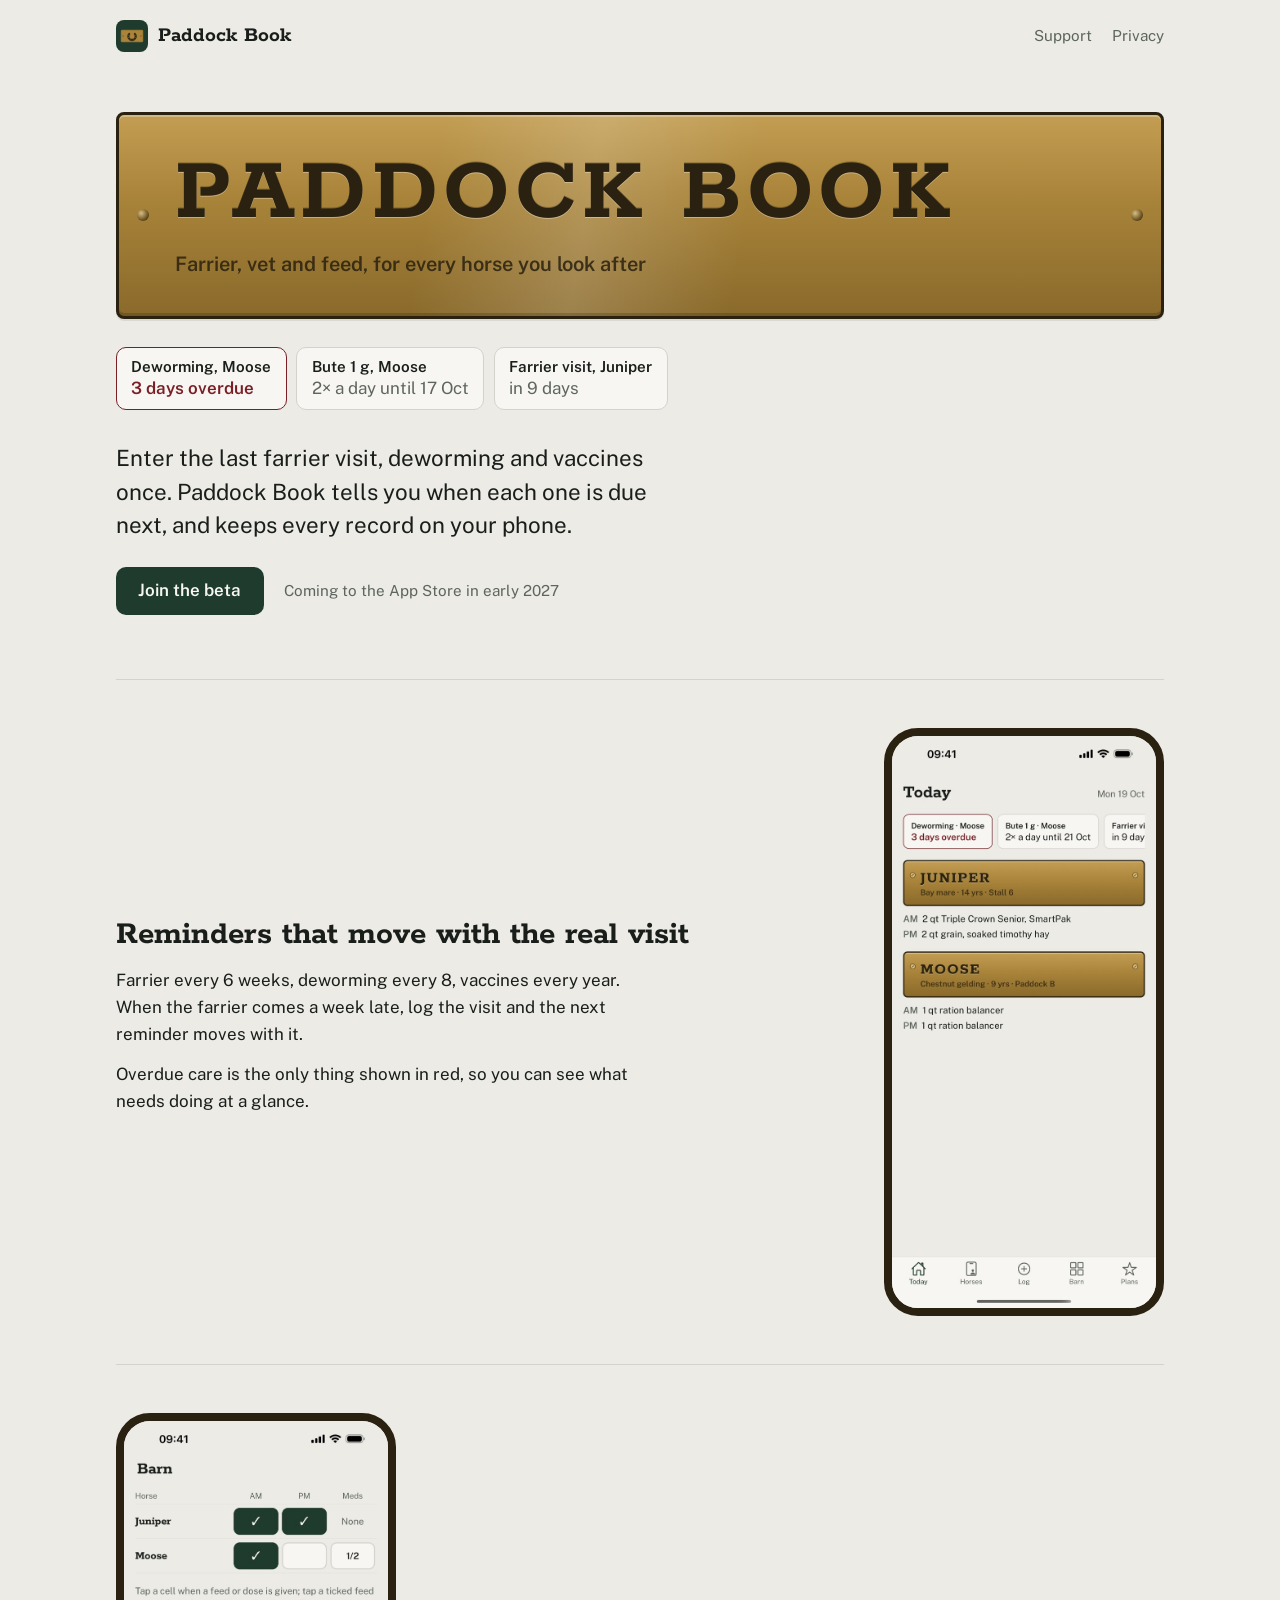
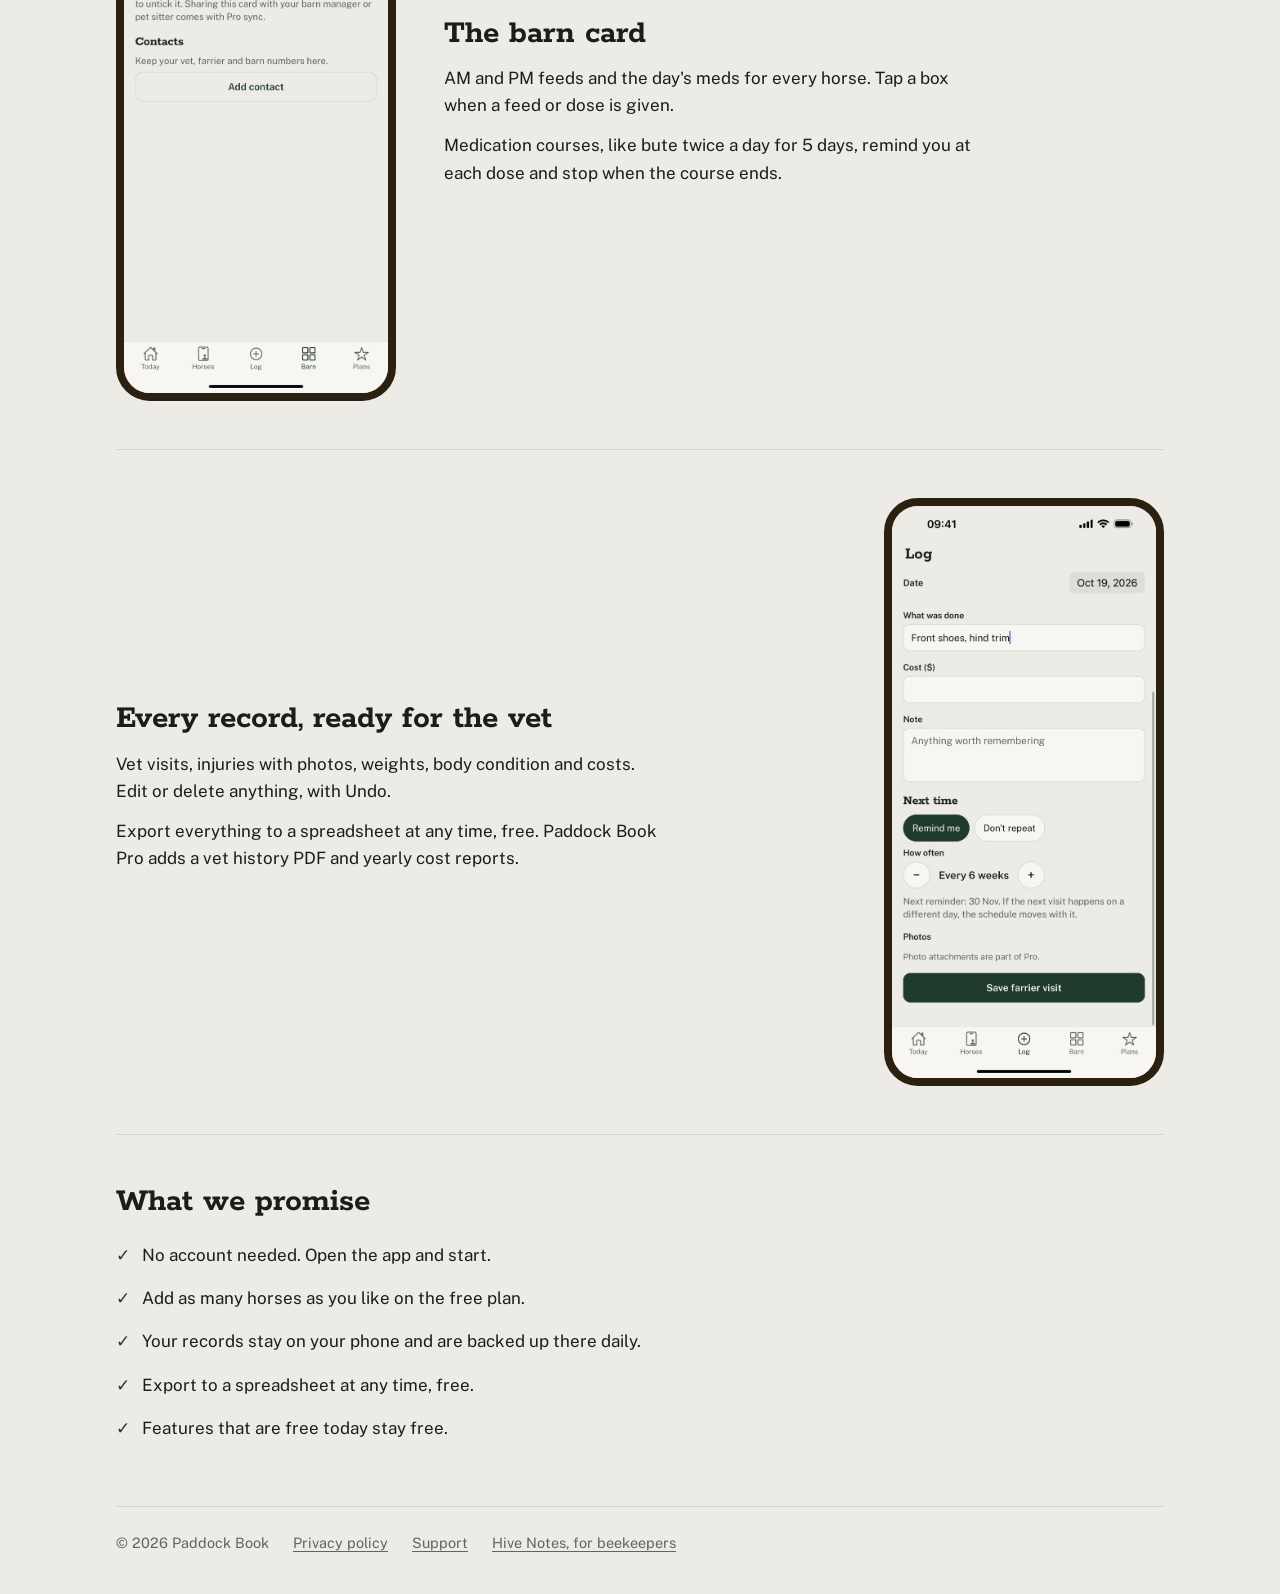
<file: index.html>
<!doctype html>
<html lang="en">
<head>
<meta charset="utf-8">
<meta name="viewport" content="width=device-width, initial-scale=1">
<title>Paddock Book: horse care log</title>
<meta name="description" content="Farrier, vet, deworming and feed reminders for horse owners. No account needed; your records stay on your phone.">
<link rel="icon" href="img/favicon.png">
<link rel="apple-touch-icon" href="img/icon-180.png">
<link rel="preconnect" href="https://fonts.googleapis.com">
<link rel="preconnect" href="https://fonts.gstatic.com" crossorigin>
<link href="https://fonts.googleapis.com/css2?family=Public+Sans:wght@400;600&family=Rokkitt:wght@700&display=swap" rel="stylesheet">
<link rel="stylesheet" href="style.css">
</head>
<body>
<div class="wrap">
<header class="site-head">
  <a class="home" href="./"><img src="img/icon-180.png" alt="">Paddock Book</a>
  <nav aria-label="Site">
    <a href="support.html">Support</a>
    <a href="privacy.html">Privacy</a>
  </nav>
</header>
<main>
  <div class="plate">
    <h1>Paddock Book</h1>
    <p>Farrier, vet and feed, for every horse you look after</p>
  </div>

  <ul class="tickets" aria-label="Example reminders from the app">
    <li class="overdue"><b>Deworming, Moose</b><span>3 days overdue</span></li>
    <li><b>Bute 1 g, Moose</b><span>2× a day until 17 Oct</span></li>
    <li><b>Farrier visit, Juniper</b><span>in 9 days</span></li>
  </ul>

  <p class="lede">Enter the last farrier visit, deworming and vaccines once. Paddock Book tells you when each one is due next, and keeps every record on your phone.</p>

  <div class="cta-row">
    <a class="button" href="https://tally.so/r/KpQevM">Join the beta</a>
    <small>Coming to the App Store in early 2027</small>
  </div>

  <section class="feature">
    <div>
      <h2>Reminders that move with the real visit</h2>
      <p>Farrier every 6 weeks, deworming every 8, vaccines every year. When the farrier comes a week late, log the visit and the next reminder moves with it.</p>
      <p>Overdue care is the only thing shown in red, so you can see what needs doing at a glance.</p>
    </div>
    <img class="phone" src="img/1-today.jpg" width="645" height="1398" alt="The Today screen: a deworming 3 days overdue, a bute course and a farrier visit in 9 days, above name plates for Juniper and Moose with their AM and PM feeds." loading="lazy">
  </section>

  <section class="feature flip">
    <div>
      <h2>The barn card</h2>
      <p>AM and PM feeds and the day's meds for every horse. Tap a box when a feed or dose is given.</p>
      <p>Medication courses, like bute twice a day for 5 days, remind you at each dose and stop when the course ends.</p>
    </div>
    <img class="phone" src="img/3-barn-card.jpg" width="645" height="1398" alt="The barn card: Juniper's AM and PM feeds ticked; Moose's AM feed ticked and one of two doses given." loading="lazy">
  </section>

  <section class="feature">
    <div>
      <h2>Every record, ready for the vet</h2>
      <p>Vet visits, injuries with photos, weights, body condition and costs. Edit or delete anything, with Undo.</p>
      <p>Export everything to a spreadsheet at any time, free. Paddock Book Pro adds a vet history PDF and yearly cost reports.</p>
    </div>
    <img class="phone" src="img/2-log-farrier.jpg" width="645" height="1398" alt="Logging a farrier visit set to repeat every 6 weeks, with the next reminder date shown." loading="lazy">
  </section>

  <section class="promises">
    <h2>What we promise</h2>
    <ul>
      <li>No account needed. Open the app and start.</li>
      <li>Add as many horses as you like on the free plan.</li>
      <li>Your records stay on your phone and are backed up there daily.</li>
      <li>Export to a spreadsheet at any time, free.</li>
      <li>Features that are free today stay free.</li>
    </ul>
  </section>
</main>
<footer class="site-foot">
  <span>© 2026 Paddock Book</span>
  <a href="privacy.html">Privacy policy</a>
  <a href="support.html">Support</a>
  <a href="hive-notes/">Hive Notes, for beekeepers</a>
</footer>
</div>
</body>
</html>
</file>
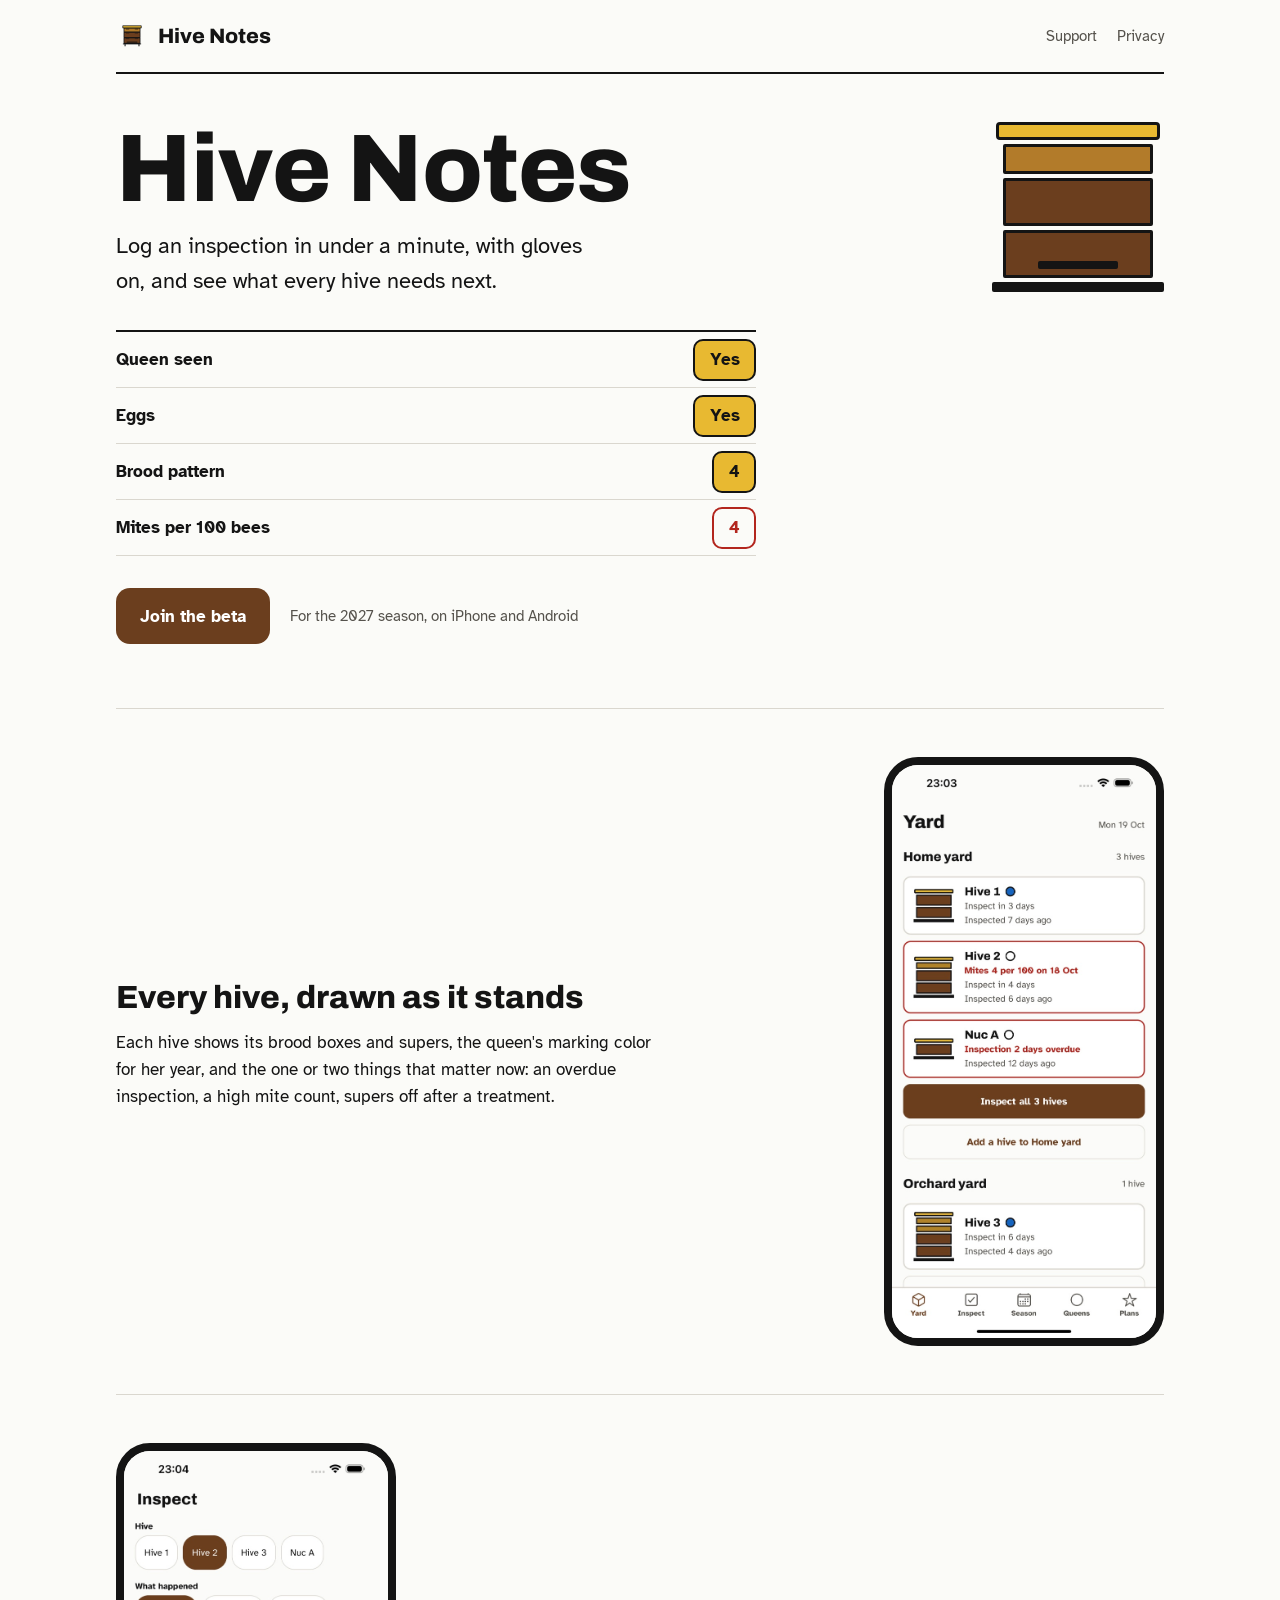
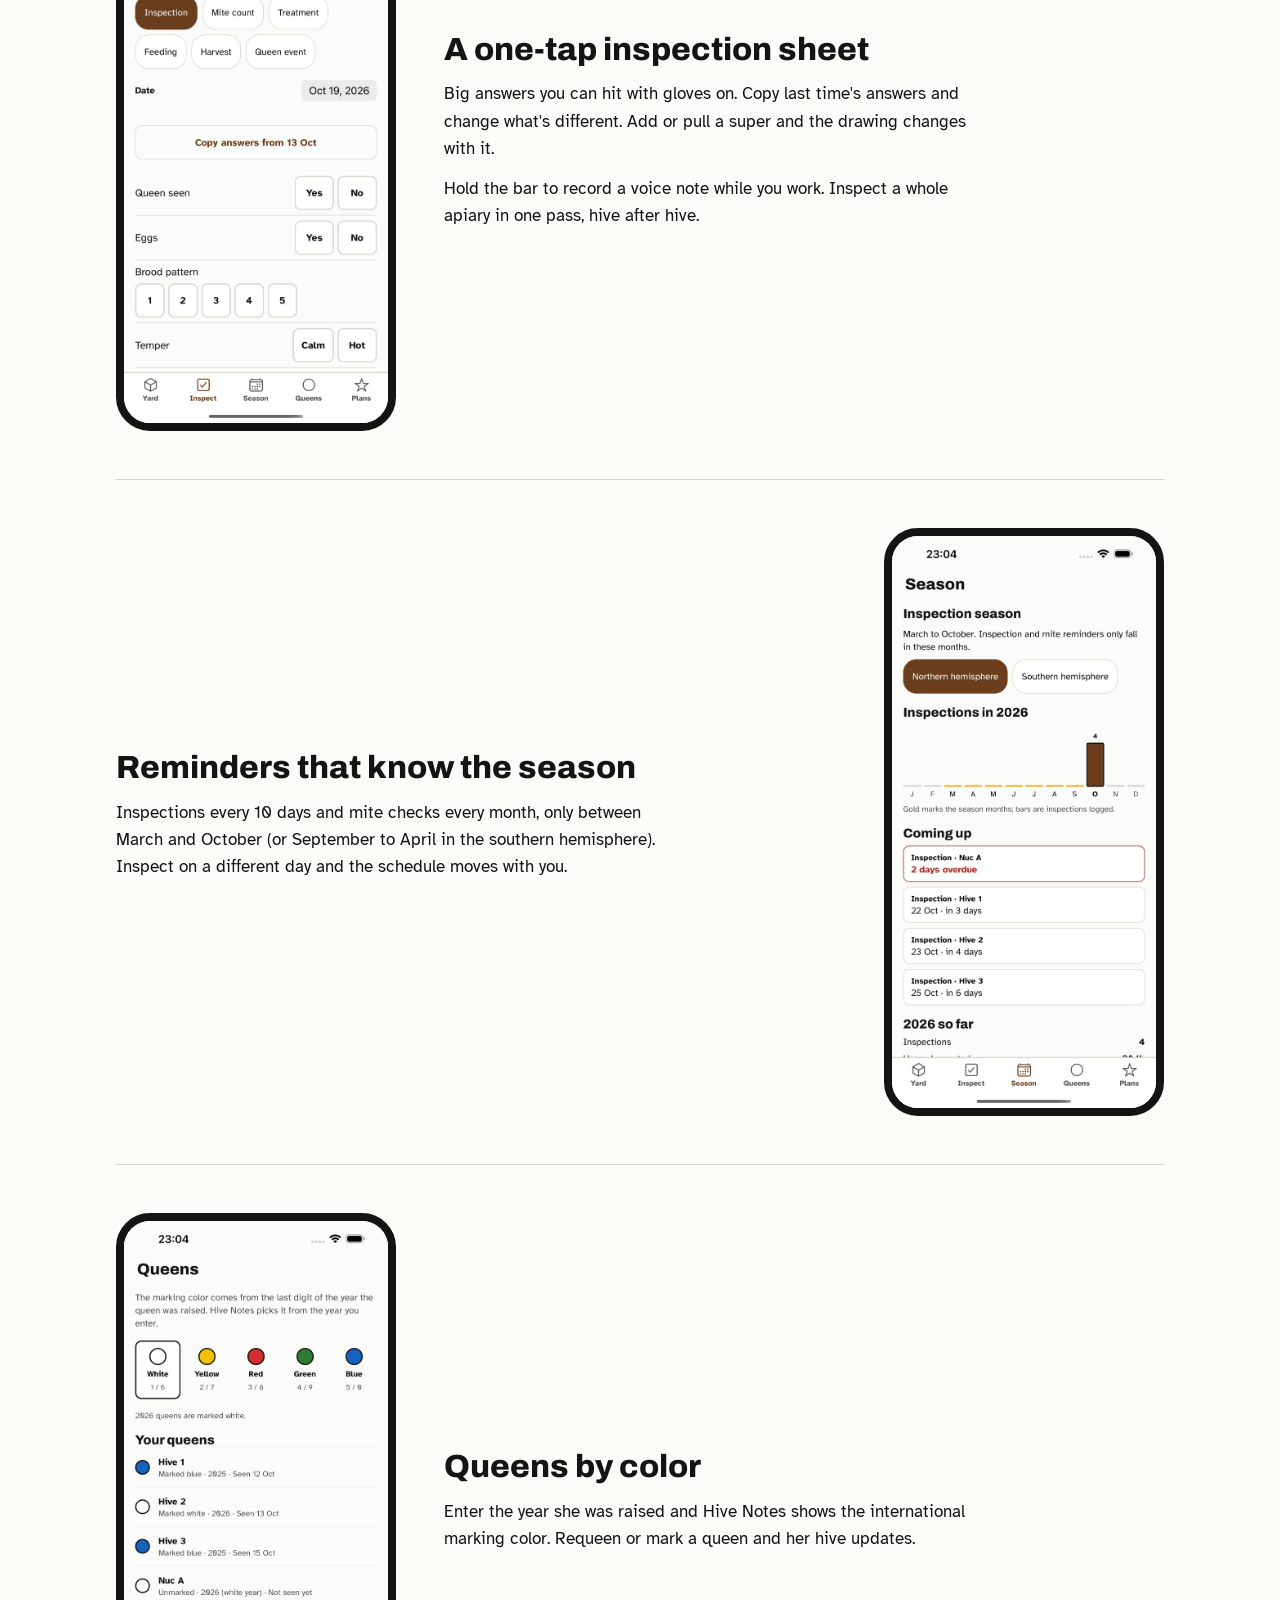
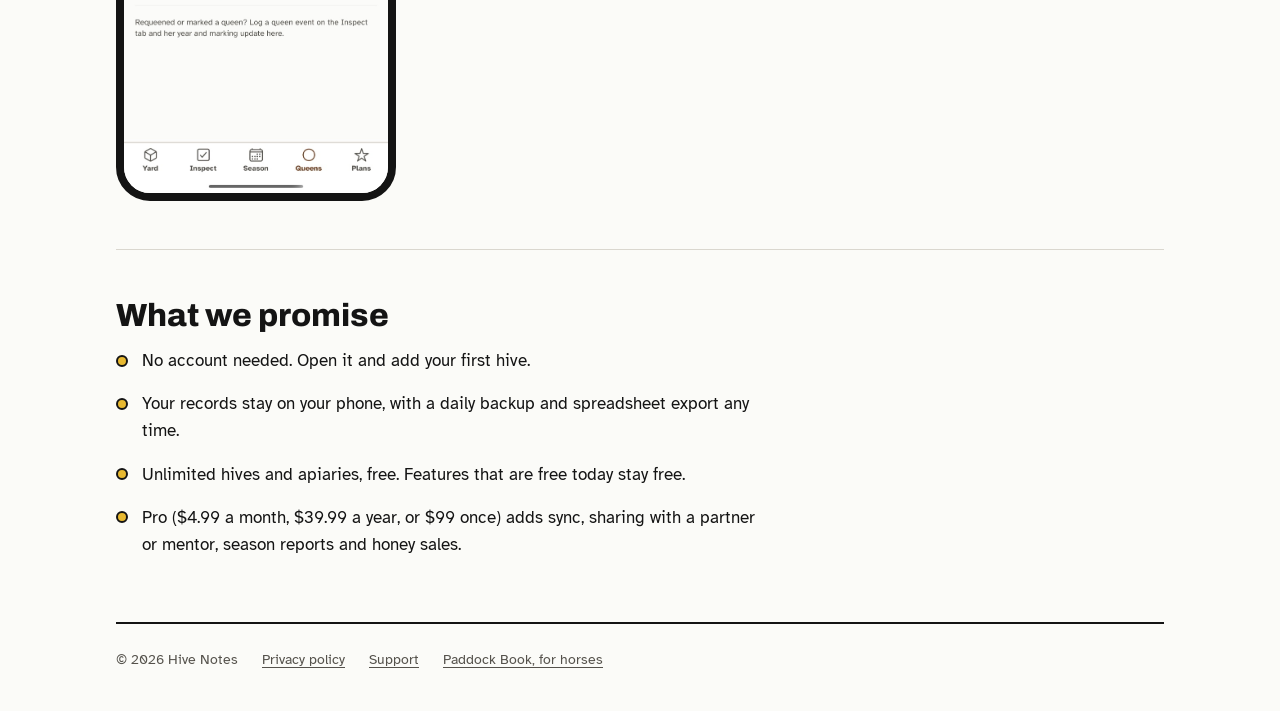
<file: hive-notes/index.html>
<!doctype html>
<html lang="en">
<head>
<meta charset="utf-8">
<meta name="viewport" content="width=device-width, initial-scale=1">
<title>Hive Notes: beekeeping inspection log</title>
<meta name="description" content="Inspection sheets, mite counts and queen colors for hobby beekeepers. No account needed; your records stay on your phone.">
<link rel="icon" href="img/favicon.png">
<link rel="apple-touch-icon" href="img/icon-180.png">
<link rel="preconnect" href="https://fonts.googleapis.com">
<link rel="preconnect" href="https://fonts.gstatic.com" crossorigin>
<link href="https://fonts.googleapis.com/css2?family=Archivo:wght@800&family=Atkinson+Hyperlegible:wght@400;700&display=swap" rel="stylesheet">
<link rel="stylesheet" href="style.css">
</head>
<body>
<div class="wrap">
<header class="site-head">
  <a class="home" href="./"><img src="img/icon-180.png" alt="">Hive Notes</a>
  <nav aria-label="Site">
    <a href="support.html">Support</a>
    <a href="privacy.html">Privacy</a>
  </nav>
</header>
<main>
  <section class="hero">
    <div>
      <h1>Hive Notes</h1>
      <p>Log an inspection in under a minute, with gloves on, and see what every hive needs next.</p>
    </div>
    <div class="stack" aria-hidden="true"><i class="lid"></i><i class="super"></i><i class="deep"></i><i class="deep entrance"></i><i class="stand"></i></div>
  </section>

  <ul class="sheet" aria-label="An inspection in the app">
    <li><b>Queen seen</b><span>Yes</span></li>
    <li><b>Eggs</b><span>Yes</span></li>
    <li><b>Brood pattern</b><span>4</span></li>
    <li class="alert"><b>Mites per 100 bees</b><span>4</span></li>
  </ul>

  <div class="cta-row">
    <a class="button" href="https://tally.so/r/9NGXRG">Join the beta</a>
    <small>For the 2027 season, on iPhone and Android</small>
  </div>

  <section class="feature">
    <div>
      <h2>Every hive, drawn as it stands</h2>
      <p>Each hive shows its brood boxes and supers, the queen's marking color for her year, and the one or two things that matter now: an overdue inspection, a high mite count, supers off after a treatment.</p>
    </div>
    <img class="phone" src="img/yard.jpg" width="645" height="1398" alt="The Yard: Hive 1, Hive 2 with a mite count of 4 per 100 in red, and Nuc A with an overdue inspection, each drawn as a stack of boxes." loading="lazy">
  </section>

  <section class="feature flip">
    <div>
      <h2>A one-tap inspection sheet</h2>
      <p>Big answers you can hit with gloves on. Copy last time's answers and change what's different. Add or pull a super and the drawing changes with it.</p>
      <p>Hold the bar to record a voice note while you work. Inspect a whole apiary in one pass, hive after hive.</p>
    </div>
    <img class="phone" src="img/inspect.jpg" width="645" height="1398" alt="The inspection sheet: Queen seen, Eggs, Brood pattern 1 to 5 and Temper, each with large answer buttons." loading="lazy">
  </section>

  <section class="feature">
    <div>
      <h2>Reminders that know the season</h2>
      <p>Inspections every 10 days and mite checks every month, only between March and October (or September to April in the southern hemisphere). Inspect on a different day and the schedule moves with you.</p>
    </div>
    <img class="phone" src="img/season.jpg" width="645" height="1398" alt="The Season tab: the inspection season, a month chart of inspections, and what is coming up." loading="lazy">
  </section>

  <section class="feature flip">
    <div>
      <h2>Queens by color</h2>
      <p>Enter the year she was raised and Hive Notes shows the international marking color. Requeen or mark a queen and her hive updates.</p>
    </div>
    <img class="phone" src="img/queens.jpg" width="645" height="1398" alt="The Queens tab: the five marking colors with white highlighted for 2026, and each hive's queen." loading="lazy">
  </section>

  <section class="promises">
    <h2>What we promise</h2>
    <ul>
      <li>No account needed. Open it and add your first hive.</li>
      <li>Your records stay on your phone, with a daily backup and spreadsheet export any time.</li>
      <li>Unlimited hives and apiaries, free. Features that are free today stay free.</li>
      <li>Pro ($4.99 a month, $39.99 a year, or $99 once) adds sync, sharing with a partner or mentor, season reports and honey sales.</li>
    </ul>
  </section>
</main>
<footer class="site-foot">
  <span>© 2026 Hive Notes</span>
  <a href="privacy.html">Privacy policy</a>
  <a href="support.html">Support</a>
  <a href="../">Paddock Book, for horses</a>
</footer>
</div>
</body>
</html>
</file>
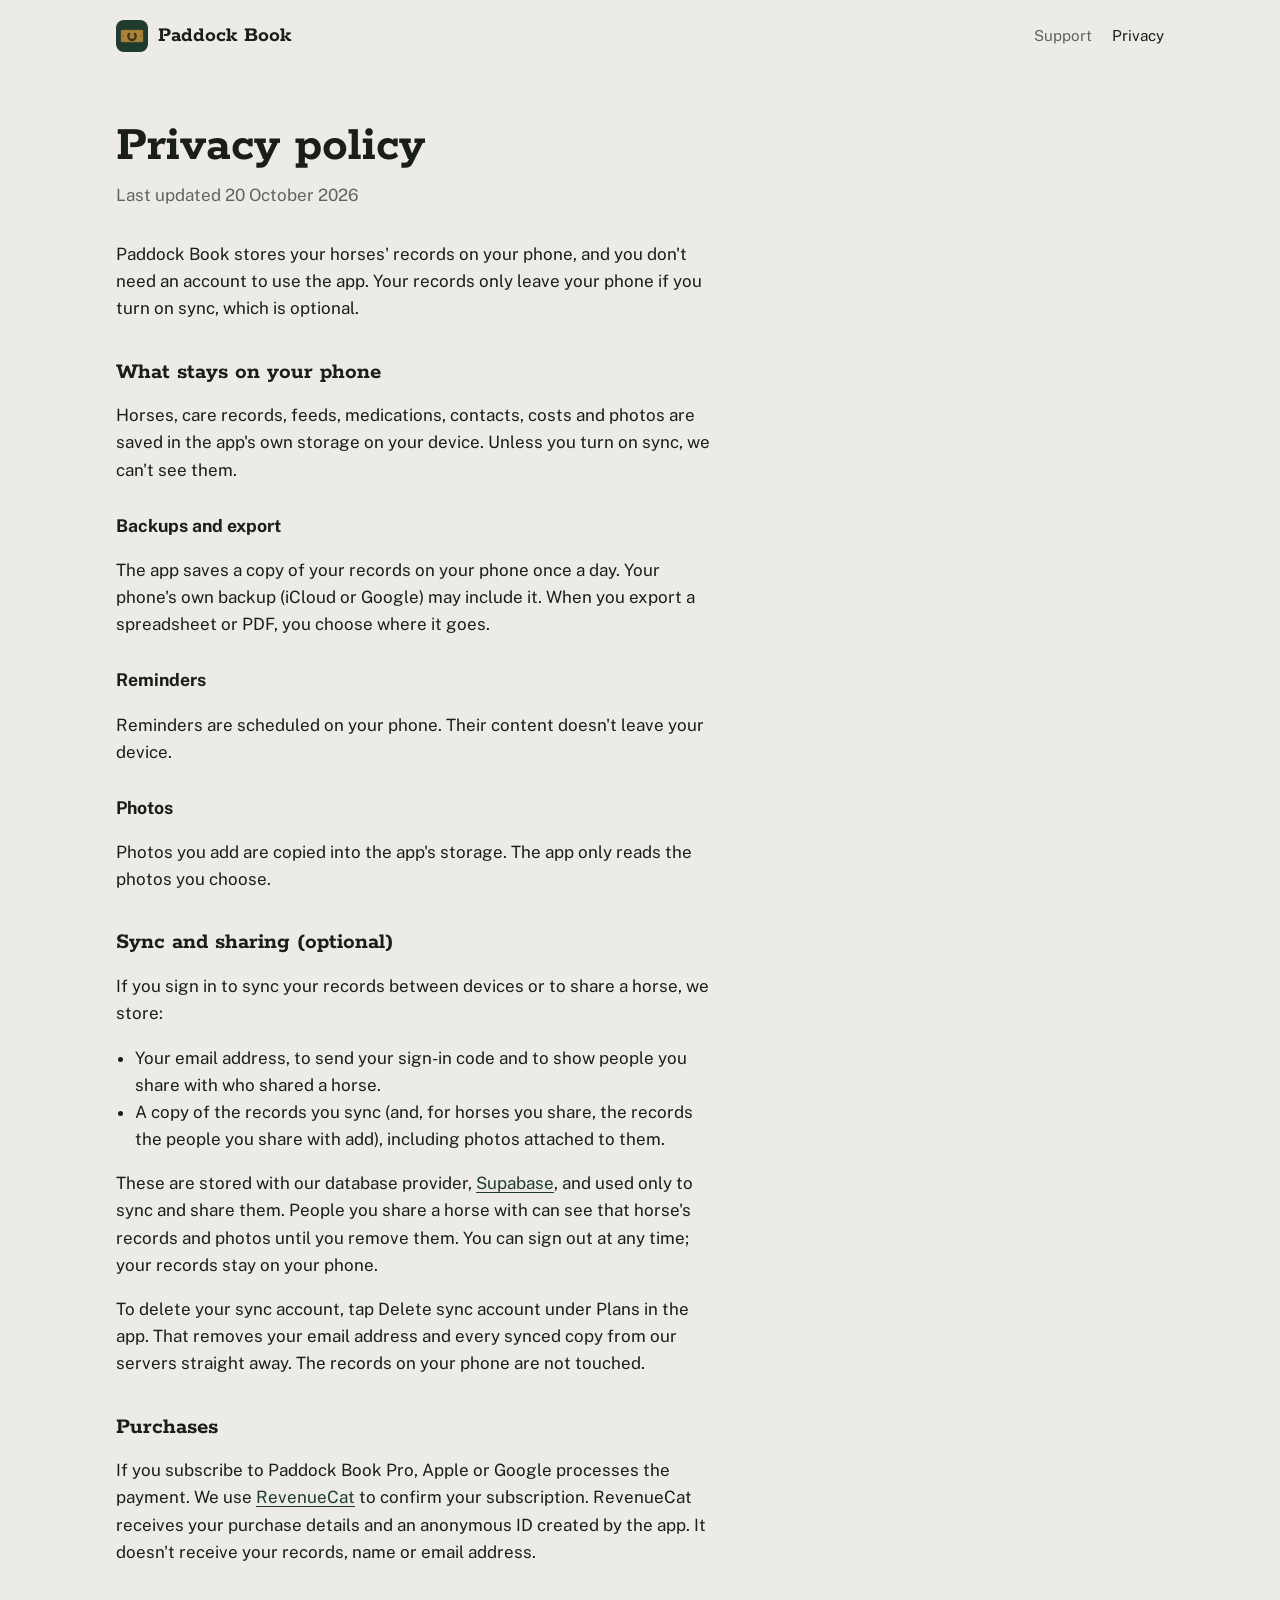
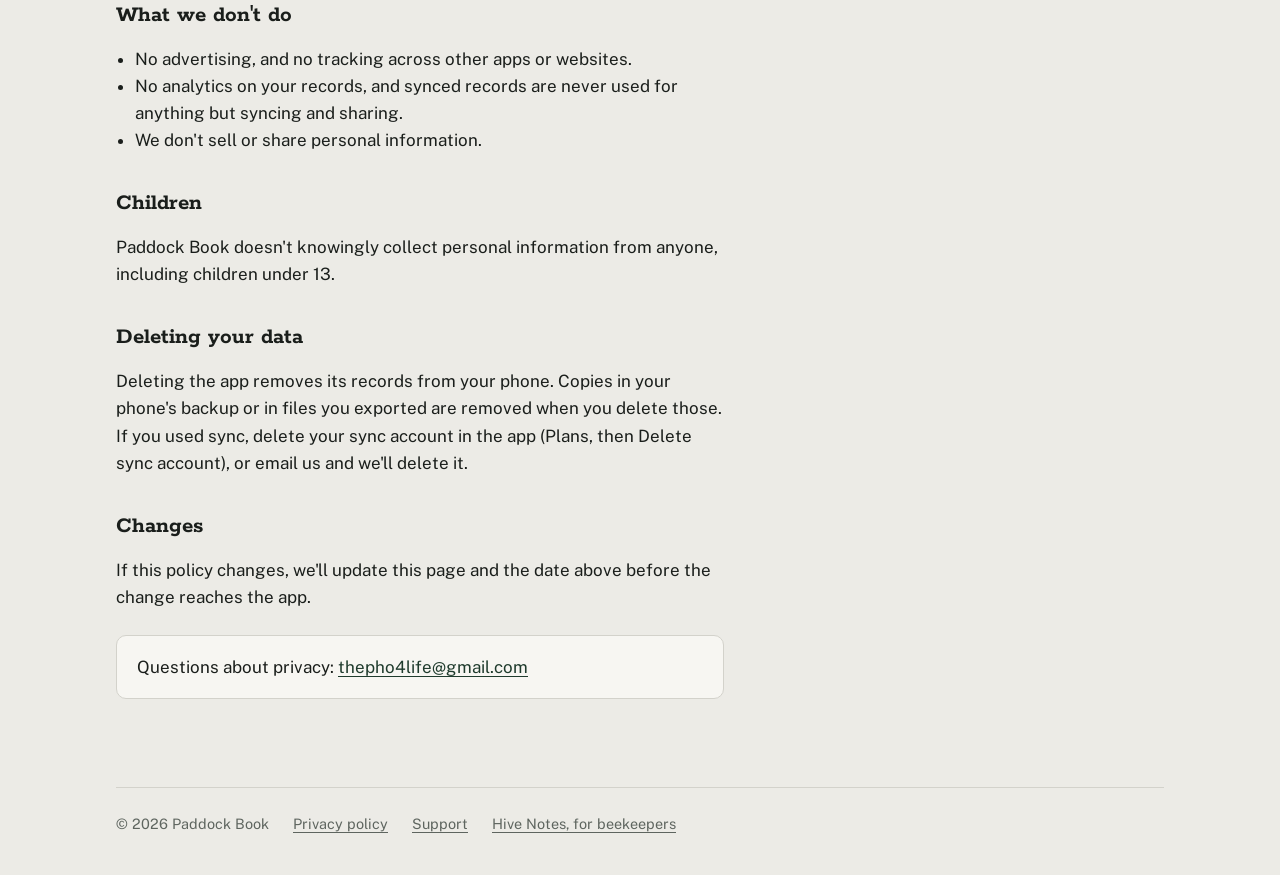
<file: privacy.html>
<!doctype html>
<html lang="en">
<head>
<meta charset="utf-8">
<meta name="viewport" content="width=device-width, initial-scale=1">
<title>Privacy policy: Paddock Book</title>
<meta name="description" content="How Paddock Book handles your data.">
<link rel="icon" href="img/favicon.png">
<link rel="apple-touch-icon" href="img/icon-180.png">
<link rel="preconnect" href="https://fonts.googleapis.com">
<link rel="preconnect" href="https://fonts.gstatic.com" crossorigin>
<link href="https://fonts.googleapis.com/css2?family=Public+Sans:wght@400;600&family=Rokkitt:wght@700&display=swap" rel="stylesheet">
<link rel="stylesheet" href="style.css">
</head>
<body>
<div class="wrap">
<header class="site-head">
  <a class="home" href="./"><img src="img/icon-180.png" alt="">Paddock Book</a>
  <nav aria-label="Site">
    <a href="support.html">Support</a>
    <a href="privacy.html" aria-current="page">Privacy</a>
  </nav>
</header>
<main class="page prose">
  <h1>Privacy policy</h1>
  <p class="updated">Last updated 20 October 2026</p>

  <p>Paddock Book stores your horses' records on your phone, and you don't need an account to use the app. Your records only leave your phone if you turn on sync, which is optional.</p>

  <h2>What stays on your phone</h2>
  <p>Horses, care records, feeds, medications, contacts, costs and photos are saved in the app's own storage on your device. Unless you turn on sync, we can't see them.</p>

  <h3>Backups and export</h3>
  <p>The app saves a copy of your records on your phone once a day. Your phone's own backup (iCloud or Google) may include it. When you export a spreadsheet or PDF, you choose where it goes.</p>

  <h3>Reminders</h3>
  <p>Reminders are scheduled on your phone. Their content doesn't leave your device.</p>

  <h3>Photos</h3>
  <p>Photos you add are copied into the app's storage. The app only reads the photos you choose.</p>

  <h2>Sync and sharing (optional)</h2>
  <p>If you sign in to sync your records between devices or to share a horse, we store:</p>
  <ul>
    <li>Your email address, to send your sign-in code and to show people you share with who shared a horse.</li>
    <li>A copy of the records you sync (and, for horses you share, the records the people you share with add), including photos attached to them.</li>
  </ul>
  <p>These are stored with our database provider, <a href="https://supabase.com/privacy">Supabase</a>, and used only to sync and share them. People you share a horse with can see that horse's records and photos until you remove them. You can sign out at any time; your records stay on your phone.</p>
  <p>To delete your sync account, tap Delete sync account under Plans in the app. That removes your email address and every synced copy from our servers straight away. The records on your phone are not touched.</p>

  <h2>Purchases</h2>
  <p>If you subscribe to Paddock Book Pro, Apple or Google processes the payment. We use <a href="https://www.revenuecat.com/privacy">RevenueCat</a> to confirm your subscription. RevenueCat receives your purchase details and an anonymous ID created by the app. It doesn't receive your records, name or email address.</p>

  <h2>What we don't do</h2>
  <ul>
    <li>No advertising, and no tracking across other apps or websites.</li>
    <li>No analytics on your records, and synced records are never used for anything but syncing and sharing.</li>
    <li>We don't sell or share personal information.</li>
  </ul>

  <h2>Children</h2>
  <p>Paddock Book doesn't knowingly collect personal information from anyone, including children under 13.</p>

  <h2>Deleting your data</h2>
  <p>Deleting the app removes its records from your phone. Copies in your phone's backup or in files you exported are removed when you delete those. If you used sync, delete your sync account in the app (Plans, then Delete sync account), or email us and we'll delete it.</p>

  <h2>Changes</h2>
  <p>If this policy changes, we'll update this page and the date above before the change reaches the app.</p>

  <div class="contact">
    <p>Questions about privacy: <a href="mailto:thepho4life@gmail.com">thepho4life@gmail.com</a></p>
  </div>
</main>
<footer class="site-foot">
  <span>© 2026 Paddock Book</span>
  <a href="privacy.html">Privacy policy</a>
  <a href="support.html">Support</a>
  <a href="hive-notes/">Hive Notes, for beekeepers</a>
</footer>
</div>
</body>
</html>
</file>
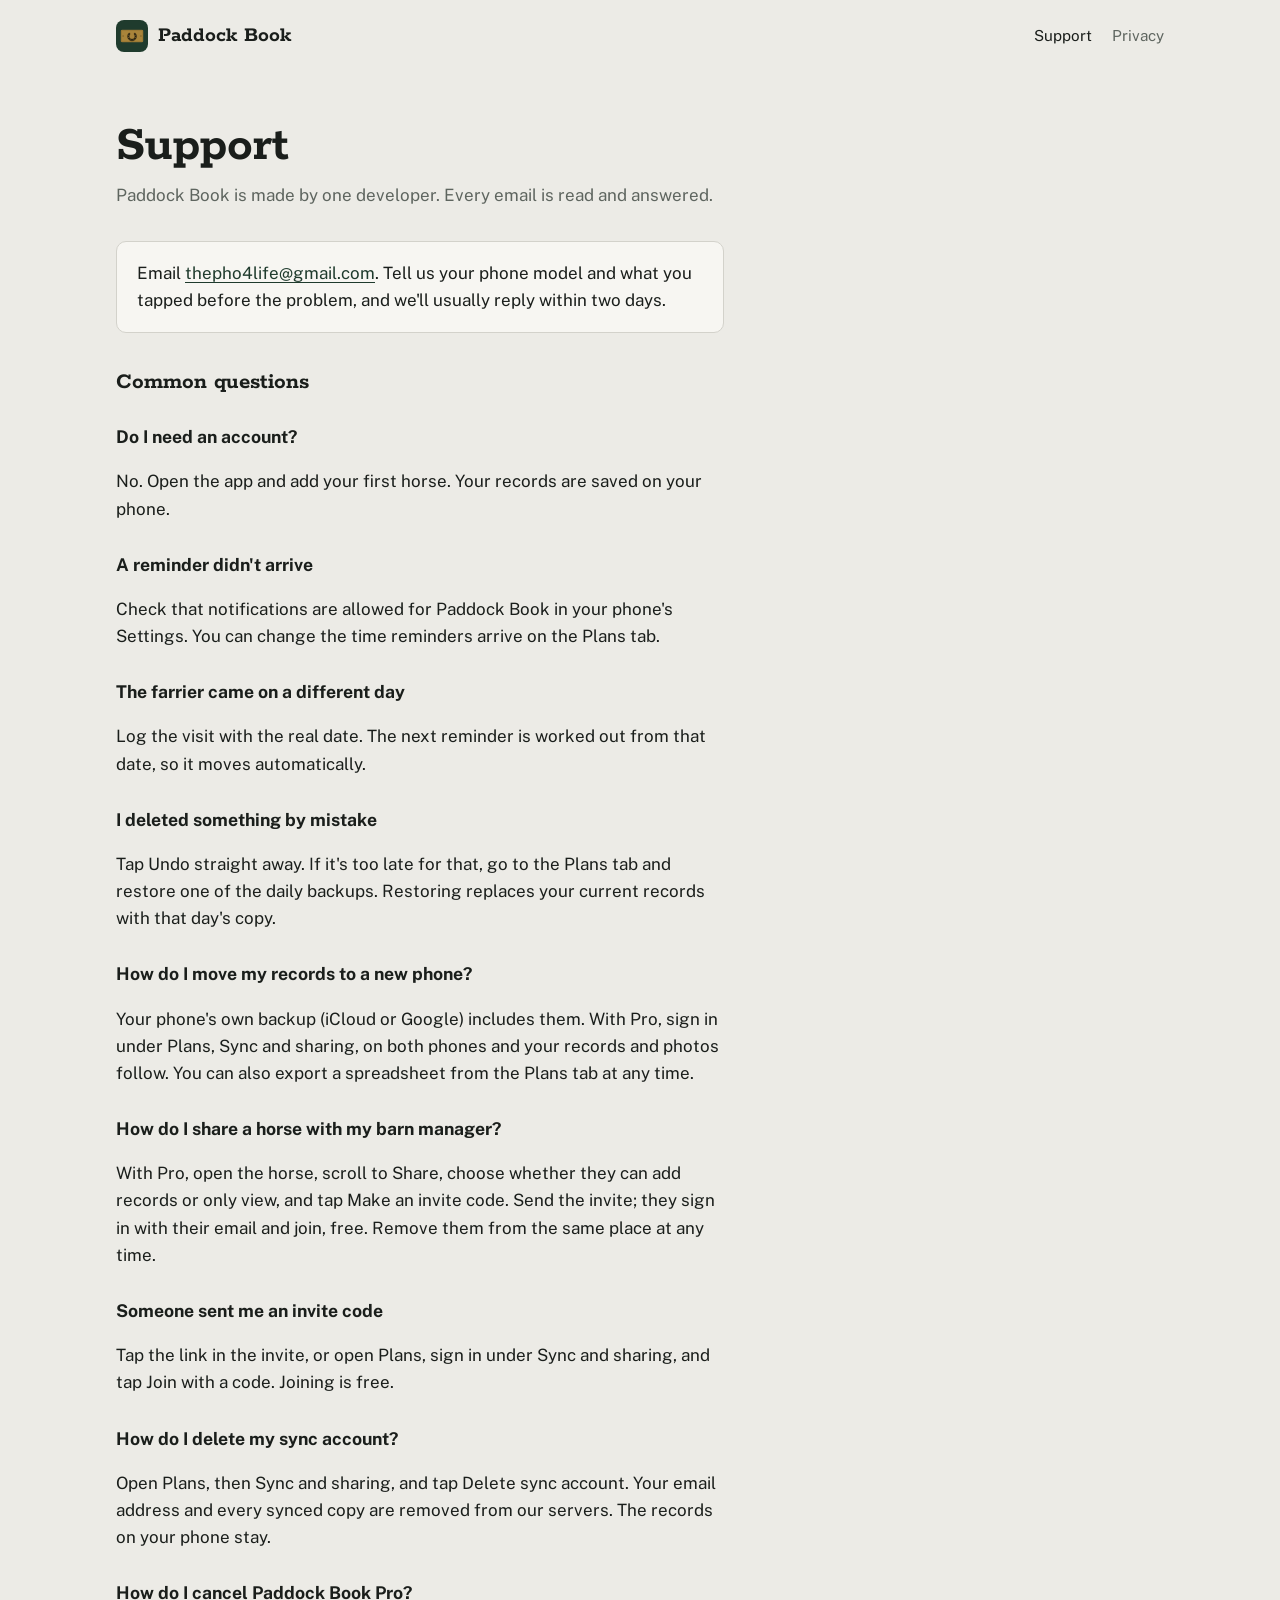
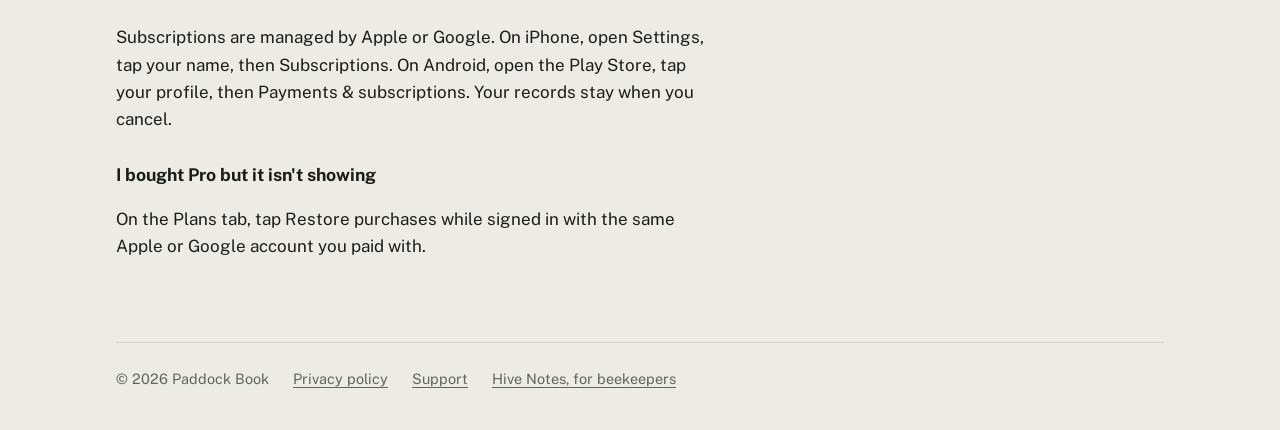
<file: support.html>
<!doctype html>
<html lang="en">
<head>
<meta charset="utf-8">
<meta name="viewport" content="width=device-width, initial-scale=1">
<title>Support: Paddock Book</title>
<meta name="description" content="Help with Paddock Book, the horse care log.">
<link rel="icon" href="img/favicon.png">
<link rel="apple-touch-icon" href="img/icon-180.png">
<link rel="preconnect" href="https://fonts.googleapis.com">
<link rel="preconnect" href="https://fonts.gstatic.com" crossorigin>
<link href="https://fonts.googleapis.com/css2?family=Public+Sans:wght@400;600&family=Rokkitt:wght@700&display=swap" rel="stylesheet">
<link rel="stylesheet" href="style.css">
</head>
<body>
<div class="wrap">
<header class="site-head">
  <a class="home" href="./"><img src="img/icon-180.png" alt="">Paddock Book</a>
  <nav aria-label="Site">
    <a href="support.html" aria-current="page">Support</a>
    <a href="privacy.html">Privacy</a>
  </nav>
</header>
<main class="page prose">
  <h1>Support</h1>
  <p class="updated">Paddock Book is made by one developer. Every email is read and answered.</p>

  <div class="contact">
    <p>Email <a href="mailto:thepho4life@gmail.com">thepho4life@gmail.com</a>. Tell us your phone model and what you tapped before the problem, and we'll usually reply within two days.</p>
  </div>

  <h2>Common questions</h2>

  <h3>Do I need an account?</h3>
  <p>No. Open the app and add your first horse. Your records are saved on your phone.</p>

  <h3>A reminder didn't arrive</h3>
  <p>Check that notifications are allowed for Paddock Book in your phone's Settings. You can change the time reminders arrive on the Plans tab.</p>

  <h3>The farrier came on a different day</h3>
  <p>Log the visit with the real date. The next reminder is worked out from that date, so it moves automatically.</p>

  <h3>I deleted something by mistake</h3>
  <p>Tap Undo straight away. If it's too late for that, go to the Plans tab and restore one of the daily backups. Restoring replaces your current records with that day's copy.</p>

  <h3>How do I move my records to a new phone?</h3>
  <p>Your phone's own backup (iCloud or Google) includes them. With Pro, sign in under Plans, Sync and sharing, on both phones and your records and photos follow. You can also export a spreadsheet from the Plans tab at any time.</p>

  <h3>How do I share a horse with my barn manager?</h3>
  <p>With Pro, open the horse, scroll to Share, choose whether they can add records or only view, and tap Make an invite code. Send the invite; they sign in with their email and join, free. Remove them from the same place at any time.</p>

  <h3>Someone sent me an invite code</h3>
  <p>Tap the link in the invite, or open Plans, sign in under Sync and sharing, and tap Join with a code. Joining is free.</p>

  <h3>How do I delete my sync account?</h3>
  <p>Open Plans, then Sync and sharing, and tap Delete sync account. Your email address and every synced copy are removed from our servers. The records on your phone stay.</p>

  <h3>How do I cancel Paddock Book Pro?</h3>
  <p>Subscriptions are managed by Apple or Google. On iPhone, open Settings, tap your name, then Subscriptions. On Android, open the Play Store, tap your profile, then Payments &amp; subscriptions. Your records stay when you cancel.</p>

  <h3>I bought Pro but it isn't showing</h3>
  <p>On the Plans tab, tap Restore purchases while signed in with the same Apple or Google account you paid with.</p>
</main>
<footer class="site-foot">
  <span>© 2026 Paddock Book</span>
  <a href="privacy.html">Privacy policy</a>
  <a href="support.html">Support</a>
  <a href="hive-notes/">Hive Notes, for beekeepers</a>
</footer>
</div>
</body>
</html>
</file>
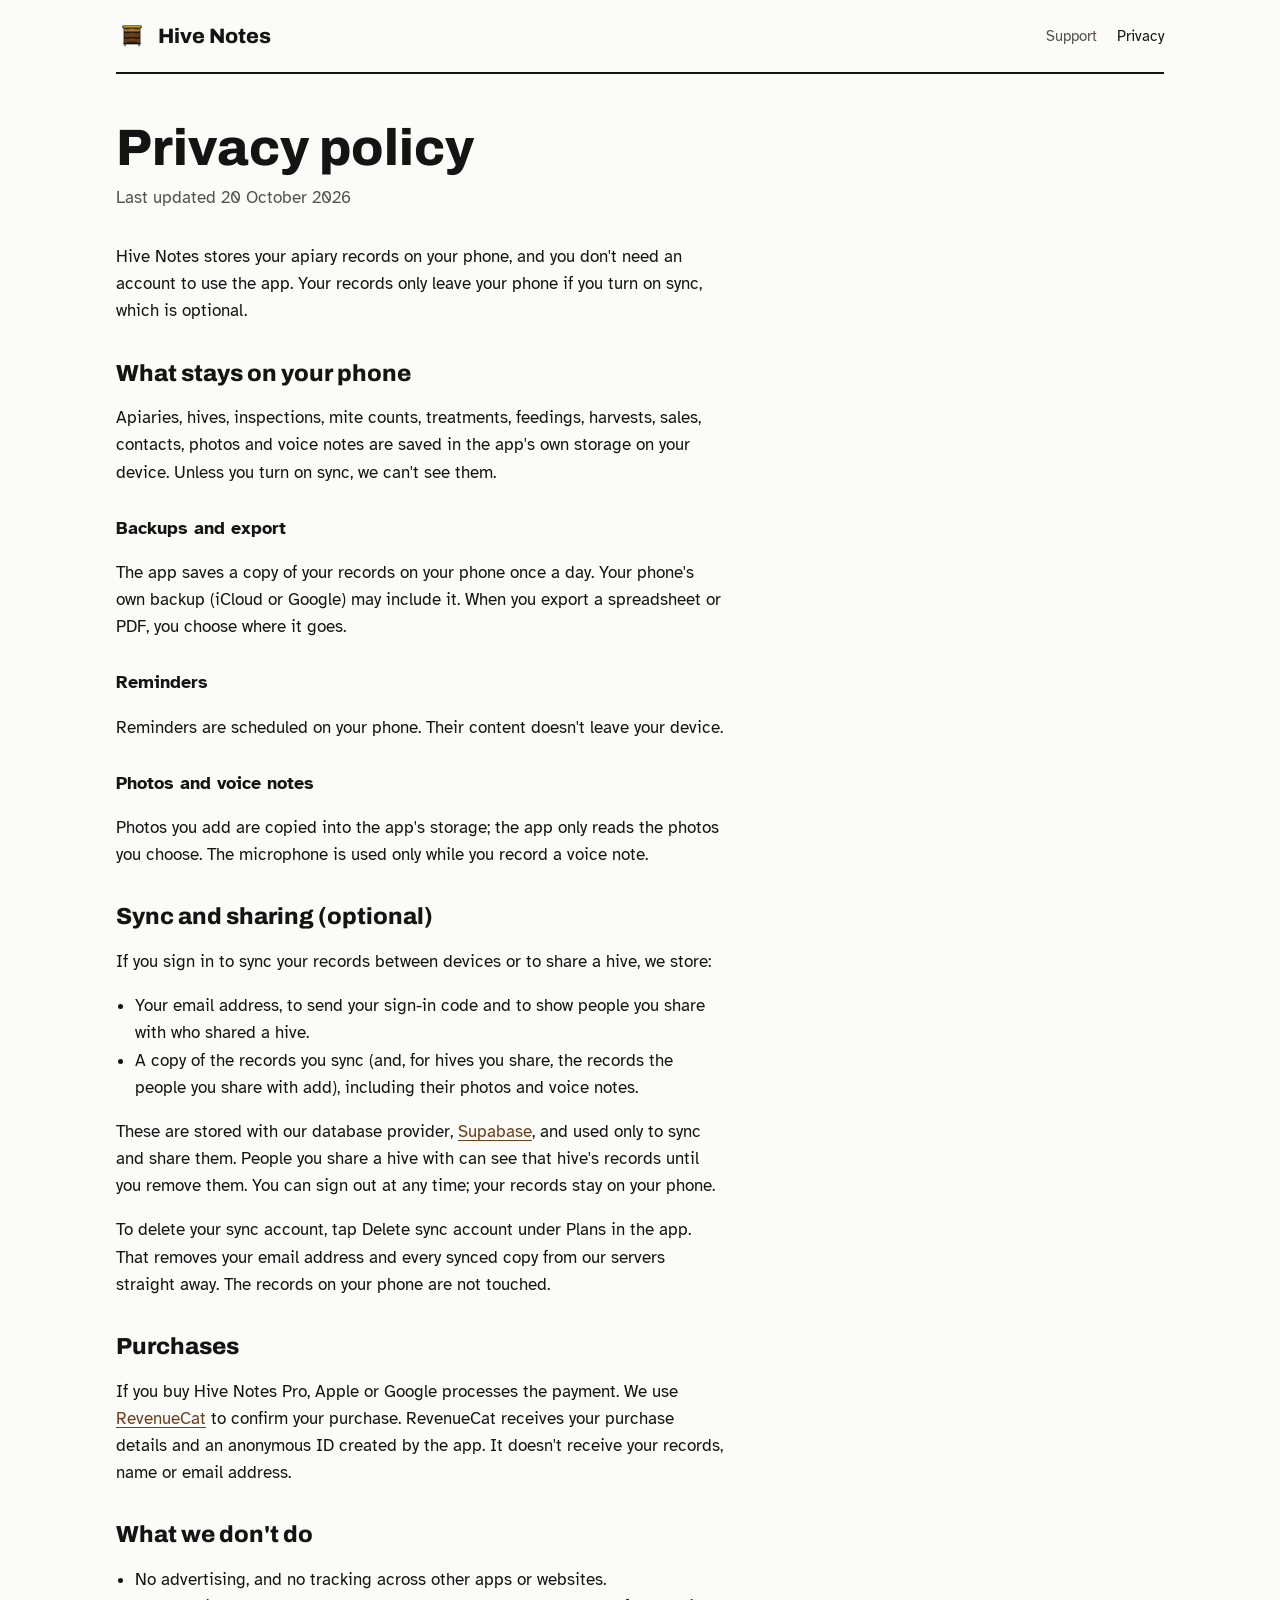
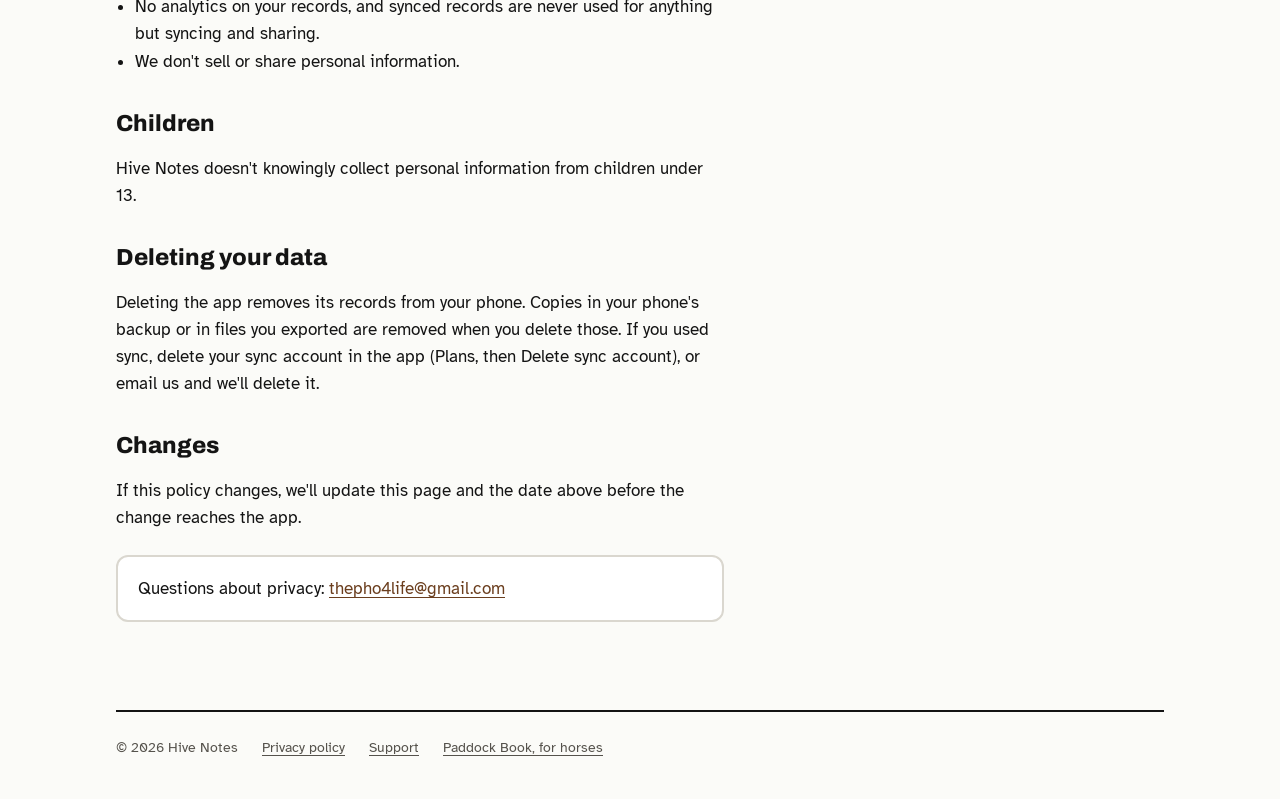
<file: hive-notes/privacy.html>
<!doctype html>
<html lang="en">
<head>
<meta charset="utf-8">
<meta name="viewport" content="width=device-width, initial-scale=1">
<title>Privacy policy: Hive Notes</title>
<meta name="description" content="How Hive Notes handles your records: on your phone, with optional sync.">
<link rel="icon" href="img/favicon.png">
<link rel="apple-touch-icon" href="img/icon-180.png">
<link rel="preconnect" href="https://fonts.googleapis.com">
<link rel="preconnect" href="https://fonts.gstatic.com" crossorigin>
<link href="https://fonts.googleapis.com/css2?family=Archivo:wght@800&family=Atkinson+Hyperlegible:wght@400;700&display=swap" rel="stylesheet">
<link rel="stylesheet" href="style.css">
</head>
<body>
<div class="wrap">
<header class="site-head">
  <a class="home" href="./"><img src="img/icon-180.png" alt="">Hive Notes</a>
  <nav aria-label="Site">
    <a href="support.html">Support</a>
    <a href="privacy.html" aria-current="page">Privacy</a>
  </nav>
</header>
<main class="page prose">
  <h1>Privacy policy</h1>
  <p class="updated">Last updated 20 October 2026</p>

  <p>Hive Notes stores your apiary records on your phone, and you don't need an account to use the app. Your records only leave your phone if you turn on sync, which is optional.</p>

  <h2>What stays on your phone</h2>
  <p>Apiaries, hives, inspections, mite counts, treatments, feedings, harvests, sales, contacts, photos and voice notes are saved in the app's own storage on your device. Unless you turn on sync, we can't see them.</p>

  <h3>Backups and export</h3>
  <p>The app saves a copy of your records on your phone once a day. Your phone's own backup (iCloud or Google) may include it. When you export a spreadsheet or PDF, you choose where it goes.</p>

  <h3>Reminders</h3>
  <p>Reminders are scheduled on your phone. Their content doesn't leave your device.</p>

  <h3>Photos and voice notes</h3>
  <p>Photos you add are copied into the app's storage; the app only reads the photos you choose. The microphone is used only while you record a voice note.</p>

  <h2>Sync and sharing (optional)</h2>
  <p>If you sign in to sync your records between devices or to share a hive, we store:</p>
  <ul>
    <li>Your email address, to send your sign-in code and to show people you share with who shared a hive.</li>
    <li>A copy of the records you sync (and, for hives you share, the records the people you share with add), including their photos and voice notes.</li>
  </ul>
  <p>These are stored with our database provider, <a href="https://supabase.com/privacy">Supabase</a>, and used only to sync and share them. People you share a hive with can see that hive's records until you remove them. You can sign out at any time; your records stay on your phone.</p>
  <p>To delete your sync account, tap Delete sync account under Plans in the app. That removes your email address and every synced copy from our servers straight away. The records on your phone are not touched.</p>

  <h2>Purchases</h2>
  <p>If you buy Hive Notes Pro, Apple or Google processes the payment. We use <a href="https://www.revenuecat.com/privacy">RevenueCat</a> to confirm your purchase. RevenueCat receives your purchase details and an anonymous ID created by the app. It doesn't receive your records, name or email address.</p>

  <h2>What we don't do</h2>
  <ul>
    <li>No advertising, and no tracking across other apps or websites.</li>
    <li>No analytics on your records, and synced records are never used for anything but syncing and sharing.</li>
    <li>We don't sell or share personal information.</li>
  </ul>

  <h2>Children</h2>
  <p>Hive Notes doesn't knowingly collect personal information from children under 13.</p>

  <h2>Deleting your data</h2>
  <p>Deleting the app removes its records from your phone. Copies in your phone's backup or in files you exported are removed when you delete those. If you used sync, delete your sync account in the app (Plans, then Delete sync account), or email us and we'll delete it.</p>

  <h2>Changes</h2>
  <p>If this policy changes, we'll update this page and the date above before the change reaches the app.</p>

  <div class="contact">
    <p>Questions about privacy: <a href="mailto:thepho4life@gmail.com">thepho4life@gmail.com</a></p>
  </div>
</main>
<footer class="site-foot">
  <span>© 2026 Hive Notes</span>
  <a href="privacy.html">Privacy policy</a>
  <a href="support.html">Support</a>
  <a href="../">Paddock Book, for horses</a>
</footer>
</div>
</body>
</html>
</file>
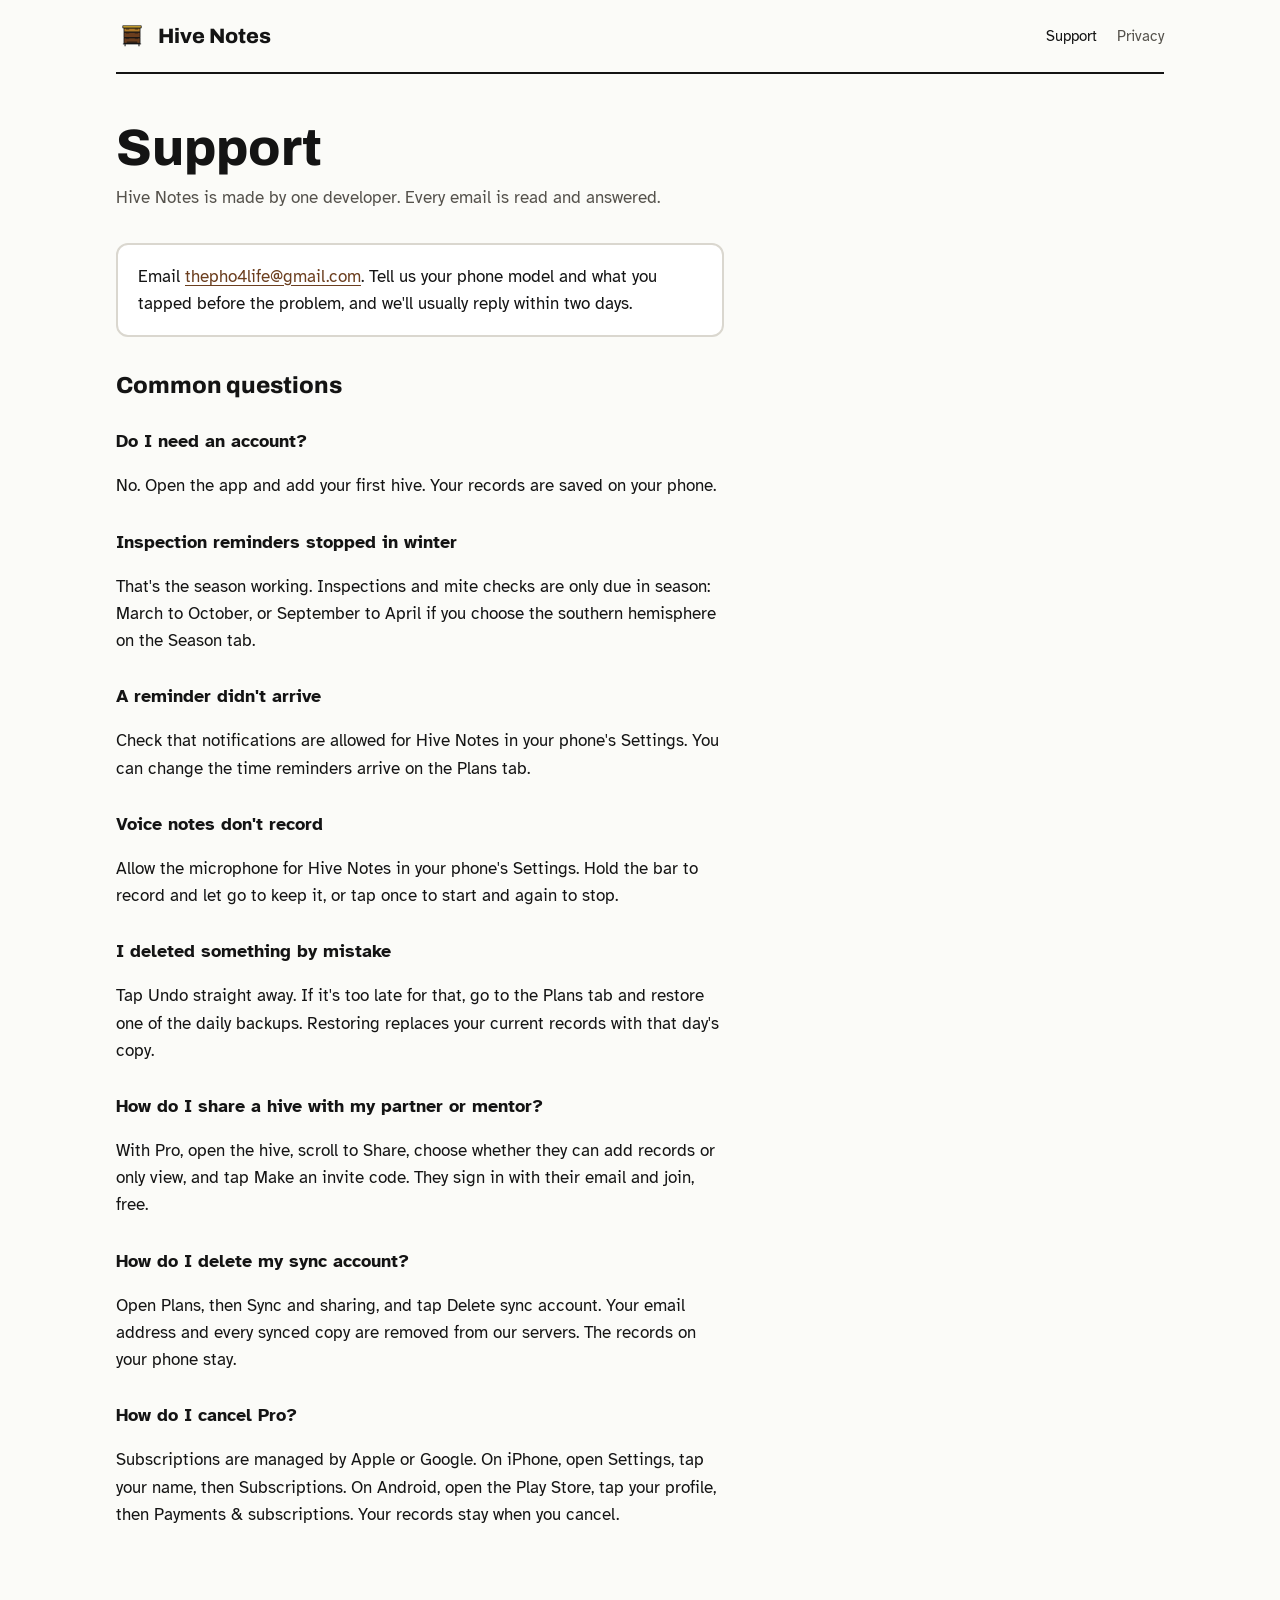
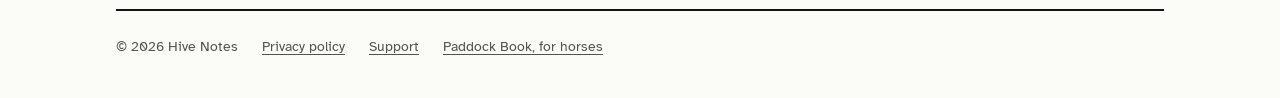
<file: hive-notes/support.html>
<!doctype html>
<html lang="en">
<head>
<meta charset="utf-8">
<meta name="viewport" content="width=device-width, initial-scale=1">
<title>Support: Hive Notes</title>
<meta name="description" content="Help with Hive Notes, the beekeeping inspection log.">
<link rel="icon" href="img/favicon.png">
<link rel="apple-touch-icon" href="img/icon-180.png">
<link rel="preconnect" href="https://fonts.googleapis.com">
<link rel="preconnect" href="https://fonts.gstatic.com" crossorigin>
<link href="https://fonts.googleapis.com/css2?family=Archivo:wght@800&family=Atkinson+Hyperlegible:wght@400;700&display=swap" rel="stylesheet">
<link rel="stylesheet" href="style.css">
</head>
<body>
<div class="wrap">
<header class="site-head">
  <a class="home" href="./"><img src="img/icon-180.png" alt="">Hive Notes</a>
  <nav aria-label="Site">
    <a href="support.html" aria-current="page">Support</a>
    <a href="privacy.html">Privacy</a>
  </nav>
</header>
<main class="page prose">
  <h1>Support</h1>
  <p class="updated">Hive Notes is made by one developer. Every email is read and answered.</p>

  <div class="contact">
    <p>Email <a href="mailto:thepho4life@gmail.com">thepho4life@gmail.com</a>. Tell us your phone model and what you tapped before the problem, and we'll usually reply within two days.</p>
  </div>

  <h2>Common questions</h2>

  <h3>Do I need an account?</h3>
  <p>No. Open the app and add your first hive. Your records are saved on your phone.</p>

  <h3>Inspection reminders stopped in winter</h3>
  <p>That's the season working. Inspections and mite checks are only due in season: March to October, or September to April if you choose the southern hemisphere on the Season tab.</p>

  <h3>A reminder didn't arrive</h3>
  <p>Check that notifications are allowed for Hive Notes in your phone's Settings. You can change the time reminders arrive on the Plans tab.</p>

  <h3>Voice notes don't record</h3>
  <p>Allow the microphone for Hive Notes in your phone's Settings. Hold the bar to record and let go to keep it, or tap once to start and again to stop.</p>

  <h3>I deleted something by mistake</h3>
  <p>Tap Undo straight away. If it's too late for that, go to the Plans tab and restore one of the daily backups. Restoring replaces your current records with that day's copy.</p>

  <h3>How do I share a hive with my partner or mentor?</h3>
  <p>With Pro, open the hive, scroll to Share, choose whether they can add records or only view, and tap Make an invite code. They sign in with their email and join, free.</p>

  <h3>How do I delete my sync account?</h3>
  <p>Open Plans, then Sync and sharing, and tap Delete sync account. Your email address and every synced copy are removed from our servers. The records on your phone stay.</p>

  <h3>How do I cancel Pro?</h3>
  <p>Subscriptions are managed by Apple or Google. On iPhone, open Settings, tap your name, then Subscriptions. On Android, open the Play Store, tap your profile, then Payments &amp; subscriptions. Your records stay when you cancel.</p>
</main>
<footer class="site-foot">
  <span>© 2026 Hive Notes</span>
  <a href="privacy.html">Privacy policy</a>
  <a href="support.html">Support</a>
  <a href="../">Paddock Book, for horses</a>
</footer>
</div>
</body>
</html>
</file>
<file: style.css>
:root {
  --bg: #ECEBE6;
  --surface: #F7F6F2;
  --ink: #1A1E1B;
  --muted: #5E655F;
  --line: #D3D2CB;
  --primary: #1F3B2D;
  --on-primary: #F7F6F2;
  --brass: #A9843A;
  --brass-hi: #C29D52;
  --brass-lo: #8A6A2B;
  --plate-ink: #2A2110;
  --overdue: #7A1F25;
  --display: "Rokkitt", Georgia, serif;
  --body: "Public Sans", system-ui, sans-serif;
}
@media (prefers-color-scheme: dark) {
  :root {
    --bg: #121614;
    --surface: #1B201D;
    --ink: #E8EAE6;
    --muted: #9AA39C;
    --line: #2D3430;
    --primary: #8DB89E;
    --on-primary: #121614;
    --overdue: #E07A7F;
  }
}

*, *::before, *::after { box-sizing: border-box; }
html { -webkit-text-size-adjust: 100%; }
body {
  margin: 0;
  background: var(--bg);
  color: var(--ink);
  font: 400 1.0625rem/1.6 var(--body);
}
img { max-width: 100%; display: block; }
a { color: var(--primary); text-underline-offset: 0.18em; }
a:focus-visible, .button:focus-visible { outline: 3px solid var(--brass); outline-offset: 3px; border-radius: 4px; }

.wrap { max-width: 68rem; margin: 0 auto; padding: 0 1.25rem; }
.prose { max-width: 38rem; }

/* Site header: a small plate, like the one on a stall door */
.site-head { display: flex; align-items: center; justify-content: space-between; gap: 1rem; padding: 1.25rem 0; }
.site-head a.home { display: flex; align-items: center; gap: 0.6rem; text-decoration: none; color: var(--ink); font: 700 1.35rem/1 var(--display); }
.site-head img { width: 32px; height: 32px; border-radius: 8px; }
.site-head nav { display: flex; gap: 1.25rem; font-size: 0.95rem; }
.site-head nav a { color: var(--muted); text-decoration: none; }
.site-head nav a:hover, .site-head nav a[aria-current] { color: var(--ink); }

/* The brass name plate: the one bold element on the page */
.plate {
  position: relative;
  margin: 2.5rem 0 1.75rem;
  padding: clamp(1.25rem, 4vw, 2.25rem) clamp(1.5rem, 6vw, 3.5rem);
  background:
    linear-gradient(100deg, transparent 0 30%, rgba(255,255,255,.16) 45%, transparent 60%),
    linear-gradient(180deg, var(--brass-hi), var(--brass) 40%, var(--brass-lo));
  border: 3px solid var(--plate-ink);
  border-radius: 8px;
  box-shadow: inset 0 2px 0 rgba(255,255,255,.28), inset 0 -3px 0 rgba(0,0,0,.18), 0 2px 0 rgba(0,0,0,.08);
  color: var(--plate-ink);
}
.plate::before, .plate::after {
  content: "";
  position: absolute; top: 50%;
  width: 12px; height: 12px; margin-top: -6px;
  border-radius: 50%;
  background: radial-gradient(circle at 35% 35%, #d9bd7c, #5a4519 70%);
}
.plate::before { left: clamp(0.6rem, 2vw, 1.1rem); }
.plate::after { right: clamp(0.6rem, 2vw, 1.1rem); }
.plate h1 {
  margin: 0;
  font: 700 clamp(2.6rem, 9vw, 5.75rem)/0.95 var(--display);
  letter-spacing: 0.06em;
  text-transform: uppercase;
  text-shadow: 0 1px 0 rgba(255,255,255,.35), 0 -1px 0 rgba(0,0,0,.25);
}
.plate p { margin: 0.6rem 0 0; font-size: clamp(1rem, 2.4vw, 1.25rem); font-weight: 600; opacity: 0.85; }

/* Due tickets, as they appear at the top of the app's Today screen */
.tickets { display: flex; gap: 0.6rem; flex-wrap: wrap; margin: 0 0 2rem; padding: 0; list-style: none; }
.tickets li {
  background: var(--surface);
  border: 1.5px solid var(--line);
  border-radius: 10px;
  padding: 0.55rem 0.9rem;
  line-height: 1.35;
}
.tickets b { display: block; font-weight: 600; font-size: 0.95rem; }
.tickets span { color: var(--muted); }
.tickets .overdue { border-color: var(--overdue); }
.tickets .overdue span { color: var(--overdue); font-weight: 600; }

.lede { font-size: clamp(1.15rem, 2.6vw, 1.4rem); line-height: 1.5; max-width: 34rem; margin: 0 0 1.5rem; }
.cta-row { display: flex; flex-wrap: wrap; align-items: center; gap: 0.75rem 1.25rem; margin-bottom: 4rem; }
.button {
  display: inline-flex; align-items: center; min-height: 48px; padding: 0 1.4rem;
  background: var(--primary); color: var(--on-primary);
  border-radius: 10px; text-decoration: none; font-weight: 600;
}
.cta-row small { color: var(--muted); font-size: 0.95rem; }

/* Features: each one beside the screen it describes */
.feature { display: grid; gap: 1.5rem 3rem; align-items: center; padding: 3rem 0; border-top: 1px solid var(--line); }
@media (min-width: 760px) {
  .feature { grid-template-columns: 1fr 280px; }
  .feature.flip { grid-template-columns: 280px 1fr; }
  .feature.flip .phone { order: -1; }
}
.feature h2, .prose h2 { font: 700 clamp(1.6rem, 3.6vw, 2.1rem)/1.15 var(--display); margin: 0 0 0.75rem; }
.feature p { margin: 0 0 0.8rem; max-width: 34rem; }
.phone {
  justify-self: center;
  width: min(280px, 72vw);
  border: 8px solid var(--plate-ink);
  border-radius: 34px;
  overflow: hidden;
  background: var(--bg);
  height: auto;
}

.promises { border-top: 1px solid var(--line); padding: 3rem 0 4rem; }
.promises h2 { font: 700 clamp(1.6rem, 3.6vw, 2.1rem)/1.15 var(--display); margin: 0 0 1.25rem; }
.promises ul { list-style: none; margin: 0; padding: 0; display: grid; gap: 1rem; max-width: 40rem; }
.promises li { padding-left: 1.6rem; position: relative; }
.promises li::before { content: "✓"; position: absolute; left: 0; color: var(--primary); font-weight: 700; }

/* Policy and support pages */
.page { padding: 2rem 0 4rem; }
.page h1 { font: 700 clamp(2.2rem, 6vw, 3.2rem)/1.05 var(--display); margin: 1rem 0 0.5rem; }
.page .updated { color: var(--muted); margin: 0 0 2rem; }
.prose h2 { font-size: 1.45rem; margin-top: 2.25rem; }
.prose h3 { font-size: 1.1rem; margin: 1.75rem 0 0.4rem; }
.prose p, .prose li { max-width: 38rem; }
.prose ul { padding-left: 1.2rem; }
.contact { background: var(--surface); border: 1.5px solid var(--line); border-radius: 10px; padding: 1.1rem 1.25rem; margin: 1.5rem 0; }
.contact p { margin: 0; }

.site-foot { border-top: 1px solid var(--line); padding: 1.5rem 0 2.5rem; color: var(--muted); font-size: 0.9rem; display: flex; flex-wrap: wrap; gap: 0.5rem 1.5rem; }
.site-foot a { color: var(--muted); }
</file>
<file: hive-notes/style.css>
/* Hive Notes, Field Sheet direction: a printed inspection sheet on a clipboard. High contrast for bright sun;
   the hive's box stack is the one drawn element. Tokens match packages/ui beeTheme. */
:root {
  --sheet: #FBFBF8;
  --surface: #FFFFFF;
  --ink: #141414;
  --muted: #55524C;
  --line: #DAD7CF;
  --propolis: #6B3E1E;
  --on-propolis: #FFFFFF;
  --wax: #E8B931;
  --super: #B27B2A;
  --alert: #B3261E;
  --display: "Archivo", system-ui, sans-serif;
  --body: "Atkinson Hyperlegible", system-ui, sans-serif;
}
@media (prefers-color-scheme: dark) {
  :root {
    --sheet: #24221F;
    --surface: #3A3733;
    --ink: #F2EBDD;
    --muted: #B9AF9C;
    --line: #4A4640;
    --propolis: #D79A62;
    --on-propolis: #1B1714;
    --wax: #F0C14B;
    --alert: #E0574A;
  }
}

*, *::before, *::after { box-sizing: border-box; }
html { -webkit-text-size-adjust: 100%; }
body { margin: 0; background: var(--sheet); color: var(--ink); font: 400 1.0625rem/1.6 var(--body); }
img { max-width: 100%; display: block; }
a { color: var(--propolis); text-underline-offset: 0.18em; }
a:focus-visible, .button:focus-visible { outline: 3px solid var(--wax); outline-offset: 3px; border-radius: 4px; }

.wrap { max-width: 68rem; margin: 0 auto; padding: 0 1.25rem; }

.site-head { display: flex; align-items: center; justify-content: space-between; gap: 1rem; padding: 1.25rem 0; border-bottom: 2px solid var(--ink); }
.site-head a.home { display: flex; align-items: center; gap: 0.6rem; text-decoration: none; color: var(--ink); font: 800 1.3rem/1 var(--display); }
.site-head img { width: 32px; height: 32px; border-radius: 8px; }
.site-head nav { display: flex; gap: 1.25rem; font-size: 0.95rem; }
.site-head nav a { color: var(--muted); text-decoration: none; }
.site-head nav a:hover, .site-head nav a[aria-current] { color: var(--ink); }

/* Hero: the title beside a hive drawn as its boxes, like every hive in the app */
.hero { display: grid; grid-template-columns: 1fr auto; align-items: end; gap: 1.5rem 2.5rem; padding: 3rem 0 2rem; }
.hero h1 { margin: 0; font: 800 clamp(2.8rem, 9vw, 6rem)/0.92 var(--display); letter-spacing: -0.01em; }
.hero p { margin: 1rem 0 0; font-size: clamp(1.1rem, 2.6vw, 1.35rem); max-width: 30rem; }
.stack { display: grid; justify-items: center; gap: 4px; padding-bottom: 0.4rem; }
.stack i { display: block; width: clamp(96px, 16vw, 150px); border: 3px solid var(--ink); border-radius: 2px; }
.stack .lid { width: calc(clamp(96px, 16vw, 150px) + 14px); height: 18px; background: var(--wax); border-radius: 4px; }
.stack .super { height: 30px; background: var(--super); }
.stack .deep { height: 48px; background: var(--propolis); position: relative; }
.stack .deep.entrance::after { content: ""; position: absolute; left: 22%; right: 22%; bottom: 6px; height: 8px; background: var(--ink); border-radius: 2px; }
.stack .stand { width: calc(clamp(96px, 16vw, 150px) + 22px); height: 10px; background: var(--ink); border: 0; }
@media (max-width: 560px) { .hero { grid-template-columns: 1fr; } .stack { justify-items: start; } }

/* Checklist lines, as on the inspection sheet */
.sheet { list-style: none; margin: 0 0 2rem; padding: 0; border-top: 2px solid var(--ink); max-width: 40rem; }
.sheet li { display: flex; justify-content: space-between; align-items: center; gap: 1rem; min-height: 56px; border-bottom: 1px solid var(--line); }
.sheet b { font-weight: 700; }
.sheet span { font-weight: 700; padding: 0.35rem 0.9rem; border: 2px solid var(--ink); border-radius: 10px; background: var(--wax); color: #141414; }
.sheet .alert span { background: transparent; color: var(--alert); border-color: var(--alert); }

.cta-row { display: flex; flex-wrap: wrap; align-items: center; gap: 0.75rem 1.25rem; margin-bottom: 4rem; }
.button { display: inline-flex; align-items: center; min-height: 56px; padding: 0 1.5rem; background: var(--propolis); color: var(--on-propolis); border-radius: 14px; text-decoration: none; font-weight: 700; }
.cta-row small { color: var(--muted); font-size: 0.95rem; }

.feature { display: grid; gap: 1.5rem 3rem; align-items: center; padding: 3rem 0; border-top: 1px solid var(--line); }
@media (min-width: 760px) {
  .feature { grid-template-columns: 1fr 280px; }
  .feature.flip { grid-template-columns: 280px 1fr; }
  .feature.flip .phone { order: -1; }
}
.feature h2, .prose h2, .promises h2 { font: 800 clamp(1.5rem, 3.4vw, 2rem)/1.15 var(--display); margin: 0 0 0.75rem; }
.feature p { margin: 0 0 0.8rem; max-width: 34rem; }
.phone { justify-self: center; width: min(280px, 72vw); height: auto; border: 8px solid var(--ink); border-radius: 34px; overflow: hidden; background: var(--sheet); }

.promises { border-top: 1px solid var(--line); padding: 3rem 0 4rem; }
.promises ul { list-style: none; margin: 0; padding: 0; display: grid; gap: 1rem; max-width: 40rem; }
.promises li { padding-left: 1.6rem; position: relative; }
.promises li::before { content: ""; position: absolute; left: 0; top: 0.45em; width: 12px; height: 12px; border-radius: 50%; border: 2px solid var(--ink); background: var(--wax); }

.page { padding: 2rem 0 4rem; }
.page h1 { font: 800 clamp(2.2rem, 6vw, 3.2rem)/1.05 var(--display); margin: 1rem 0 0.5rem; }
.page .updated { color: var(--muted); margin: 0 0 2rem; }
.prose { max-width: 38rem; }
.prose h2 { font-size: 1.45rem; margin-top: 2.25rem; }
.prose h3 { font-size: 1.1rem; margin: 1.75rem 0 0.4rem; }
.prose ul { padding-left: 1.2rem; }
.contact { background: var(--surface); border: 2px solid var(--line); border-radius: 12px; padding: 1.1rem 1.25rem; margin: 1.5rem 0; }
.contact p { margin: 0; }

.site-foot { border-top: 2px solid var(--ink); padding: 1.5rem 0 2.5rem; color: var(--muted); font-size: 0.9rem; display: flex; flex-wrap: wrap; gap: 0.5rem 1.5rem; }
.site-foot a { color: var(--muted); }
</file>
